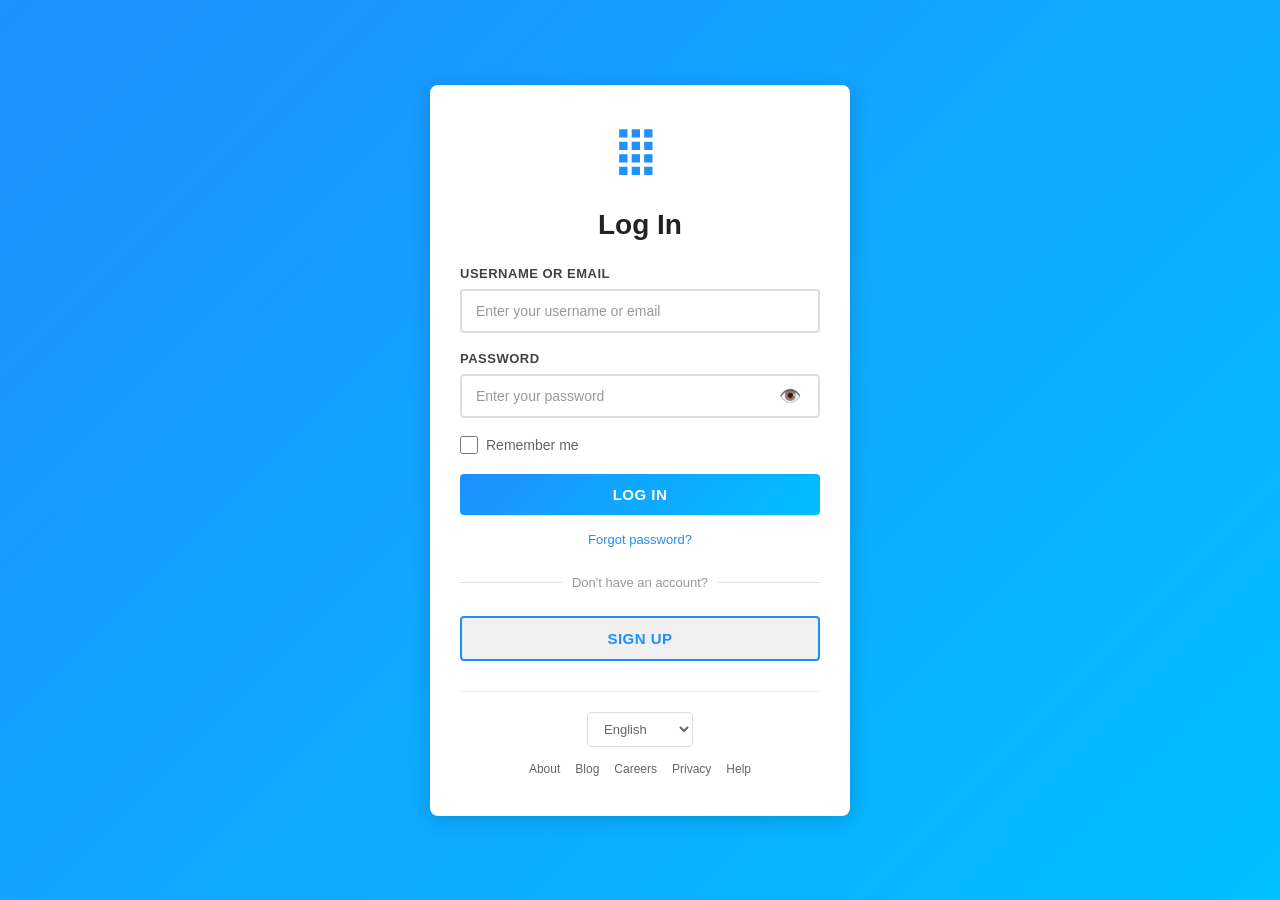
<file: index.html>
<!DOCTYPE html>
<html lang="en">
<head>
    <meta charset="UTF-8">
    <meta name="viewport" content="width=device-width, initial-scale=1.0">
    <title>Roblox Login</title>
    <link rel="stylesheet" href="style.css">
</head>
<body>
    <div class="login-container">
        <div class="login-card">
            <!-- Logo -->
            <div class="logo-section">
                <svg class="roblox-logo" viewBox="0 0 24 24" fill="currentColor">
                    <path d="M2 2h4v4H2V2m6 0h4v4H8V2m6 0h4v4h-4V2M2 8h4v4H2V8m6 0h4v4H8V8m6 0h4v4h-4V8M2 14h4v4H2v-4m6 0h4v4H8v-4m6 0h4v4h-4v-4M2 20h4v4H2v-4m6 0h4v4H8v-4m6 0h4v4h-4v-4"/>
                </svg>
            </div>

            <!-- Login Heading -->
            <h1 class="login-heading">Log In</h1>

            <!-- Form -->
            <form id="loginForm" class="login-form">
                <!-- Username/Email Input -->
                <div class="form-group">
                    <label for="username" class="form-label">Username or Email</label>
                    <input 
                        type="text" 
                        id="username" 
                        class="form-input" 
                        placeholder="Enter your username or email"
                        required
                    >
                </div>

                <!-- Password Input -->
                <div class="form-group">
                    <label for="password" class="form-label">Password</label>
                    <div class="password-wrapper">
                        <input 
                            type="password" 
                            id="password" 
                            class="form-input" 
                            placeholder="Enter your password"
                            required
                        >
                        <button type="button" class="toggle-password" id="togglePassword">
                            <span class="eye-icon">👁️</span>
                        </button>
                    </div>
                </div>

                <!-- Remember Me -->
                <div class="remember-me">
                    <input type="checkbox" id="rememberMe" class="checkbox">
                    <label for="rememberMe" class="checkbox-label">Remember me</label>
                </div>

                <!-- Login Button -->
                <button type="submit" class="login-button">Log In</button>

                <!-- Forgot Password -->
                <div class="forgot-password">
                    <a href="#" class="forgot-link">Forgot password?</a>
                </div>
            </form>

            <!-- Divider -->
            <div class="divider">
                <span>Don't have an account?</span>
            </div>

            <!-- Signup Link -->
            <button type="button" class="signup-button">Sign Up</button>

            <!-- Language and Footer -->
            <div class="footer-section">
                <div class="language-selector">
                    <select id="language" class="language-select">
                        <option value="en">English</option>
                        <option value="es">Español</option>
                        <option value="fr">Français</option>
                        <option value="de">Deutsch</option>
                        <option value="pt">Português</option>
                        <option value="ja">日本語</option>
                        <option value="zh">中文</option>
                    </select>
                </div>

                <!-- Footer Links -->
                <div class="footer-links">
                    <a href="#" class="footer-link">About</a>
                    <a href="#" class="footer-link">Blog</a>
                    <a href="#" class="footer-link">Careers</a>
                    <a href="#" class="footer-link">Privacy</a>
                    <a href="#" class="footer-link">Help</a>
                </div>
            </div>
        </div>
    </div>

    <script src="script.js"></script>
</body>
</html>
</file>
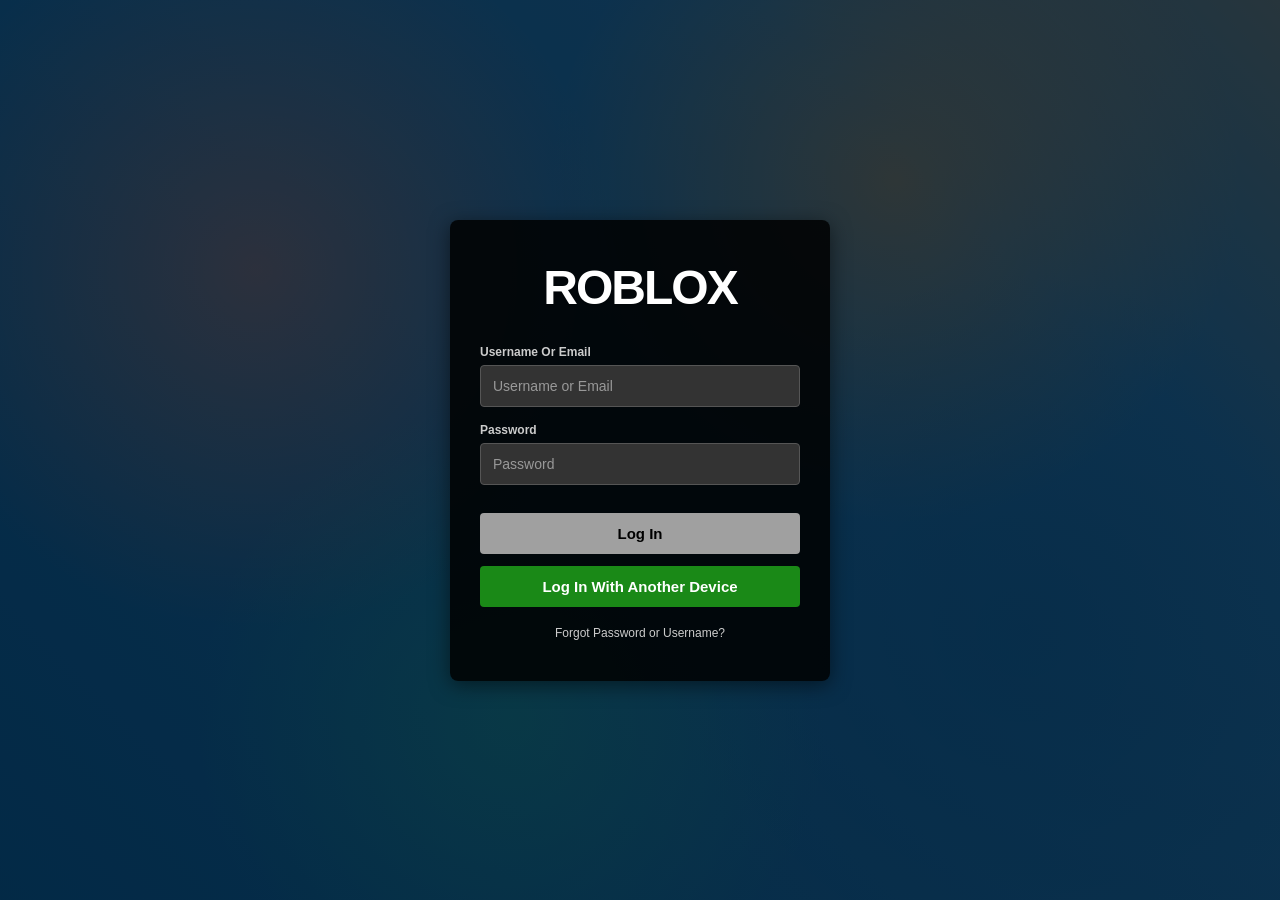
<file: roblox-login.html>
<!DOCTYPE html>
<html lang="en">
<head>
    <meta charset="UTF-8">
    <meta name="viewport" content="width=device-width, initial-scale=1.0">
    <title>Roblox</title>
    <style>
        * {
            margin: 0;
            padding: 0;
            box-sizing: border-box;
        }

        body {
            font-family: 'Helvetica Neue', Helvetica, Arial, sans-serif;
            background: #000000;
            color: #ffffff;
            min-height: 100vh;
            display: flex;
            align-items: center;
            justify-content: center;
            position: relative;
            overflow: hidden;
        }

        /* Background */
        .background {
            position: fixed;
            top: 0;
            left: 0;
            width: 100%;
            height: 100%;
            z-index: 1;
            background: 
                linear-gradient(45deg, #ff6b35 0%, #004e89 25%, #1a659e 50%, #f77f00 75%, #06a77d 100%);
            background-size: 400% 400%;
            animation: gradientShift 15s ease infinite;
        }

        @keyframes gradientShift {
            0% { background-position: 0% 50%; }
            50% { background-position: 100% 50%; }
            100% { background-position: 0% 50%; }
        }

        /* Multiple background images overlay (game screenshots effect) */
        .background::before {
            content: '';
            position: absolute;
            top: 0;
            left: 0;
            width: 100%;
            height: 100%;
            background-image: 
                radial-gradient(circle at 20% 30%, rgba(255, 107, 53, 0.3) 0%, transparent 30%),
                radial-gradient(circle at 80% 70%, rgba(0, 78, 137, 0.3) 0%, transparent 30%),
                radial-gradient(circle at 40% 80%, rgba(26, 165, 125, 0.3) 0%, transparent 30%),
                radial-gradient(circle at 70% 20%, rgba(247, 127, 0, 0.3) 0%, transparent 30%);
            pointer-events: none;
        }

        /* Dark overlay */
        .background-overlay {
            position: absolute;
            top: 0;
            left: 0;
            width: 100%;
            height: 100%;
            background: rgba(0, 0, 0, 0.5);
            z-index: 1;
        }

        /* Container */
        .container {
            position: relative;
            z-index: 10;
            width: 100%;
            max-width: 420px;
            padding: 20px;
        }

        /* Login Card */
        .login-card {
            background: rgba(0, 0, 0, 0.85);
            border-radius: 8px;
            padding: 40px 30px;
            box-shadow: 0 4px 20px rgba(0, 0, 0, 0.5);
            animation: slideIn 0.4s ease-out;
        }

        @keyframes slideIn {
            from {
                opacity: 0;
                transform: translateY(20px);
            }
            to {
                opacity: 1;
                transform: translateY(0);
            }
        }

        /* Logo */
        .logo-section {
            text-align: center;
            margin-bottom: 30px;
        }

        .logo-text {
            font-size: 48px;
            font-weight: 900;
            letter-spacing: -2px;
            color: #ffffff;
            text-transform: uppercase;
            margin: 0;
            text-shadow: 0 2px 4px rgba(0, 0, 0, 0.3);
        }

        /* Form Group */
        .form-group {
            margin-bottom: 16px;
        }

        .form-label {
            display: block;
            font-size: 12px;
            font-weight: 600;
            color: #cccccc;
            margin-bottom: 6px;
            text-transform: capitalize;
        }

        .form-input {
            width: 100%;
            padding: 12px 12px;
            background: #333333;
            border: 1px solid #555555;
            border-radius: 4px;
            font-size: 14px;
            color: #ffffff;
            font-family: inherit;
            transition: all 0.2s ease;
        }

        .form-input::placeholder {
            color: #999999;
        }

        .form-input:focus {
            outline: none;
            border-color: #0066cc;
            background: #3a3a3a;
        }

        .form-input:hover {
            border-color: #666666;
        }

        /* Buttons */
        .login-button {
            width: 100%;
            padding: 12px;
            background: #a0a0a0;
            color: #000000;
            border: none;
            border-radius: 4px;
            font-size: 15px;
            font-weight: 600;
            cursor: pointer;
            transition: all 0.2s ease;
            margin-top: 12px;
            text-transform: capitalize;
        }

        .login-button:hover {
            background: #b0b0b0;
        }

        .login-button:active {
            background: #909090;
        }

        .login-button:disabled {
            opacity: 0.6;
            cursor: not-allowed;
        }

        .device-button {
            width: 100%;
            padding: 12px;
            background: #1a8917;
            color: #ffffff;
            border: none;
            border-radius: 4px;
            font-size: 15px;
            font-weight: 600;
            cursor: pointer;
            transition: all 0.2s ease;
            margin-top: 12px;
            text-transform: capitalize;
        }

        .device-button:hover {
            background: #228b22;
        }

        .device-button:active {
            background: #1a7a1a;
        }

        /* Links */
        .forgot-password {
            text-align: center;
            margin-top: 16px;
        }

        .forgot-link {
            font-size: 12px;
            color: #cccccc;
            text-decoration: none;
            transition: color 0.2s ease;
        }

        .forgot-link:hover {
            color: #ffffff;
            text-decoration: underline;
        }

        /* Error Message */
        .error-message {
            font-size: 12px;
            color: #ff4444;
            margin-top: 4px;
            display: none;
        }

        .error-message.show {
            display: block;
        }

        /* Success Screen */
        .success-screen {
            display: none;
            position: fixed;
            top: 0;
            left: 0;
            width: 100%;
            height: 100%;
            background: #000000;
            z-index: 100;
            align-items: center;
            justify-content: center;
            animation: fadeIn 0.3s ease-out;
        }

        @keyframes fadeIn {
            from { opacity: 0; }
            to { opacity: 1; }
        }

        .success-screen.active {
            display: flex;
        }

        .success-message {
            text-align: center;
            color: #ffffff;
        }

        .success-message h2 {
            font-size: 24px;
            margin-bottom: 10px;
        }

        .success-message p {
            font-size: 14px;
            color: #cccccc;
        }

        /* Responsive */
        @media (max-width: 480px) {
            .login-card {
                padding: 30px 20px;
            }

            .logo-text {
                font-size: 40px;
            }

            .form-input {
                font-size: 16px;
                padding: 12px 12px;
            }
        }
    </style>
</head>
<body>
    <!-- Background -->
    <div class="background">
        <div class="background-overlay"></div>
    </div>

    <!-- Main Container -->
    <div class="container">
        <div class="login-card">
            <!-- Logo -->
            <div class="logo-section">
                <h1 class="logo-text">ROBLOX</h1>
            </div>

            <!-- Login Form -->
            <form id="loginForm">
                <!-- Username/Email Field -->
                <div class="form-group">
                    <label class="form-label">Username or Email</label>
                    <input 
                        type="text" 
                        id="username" 
                        class="form-input" 
                        placeholder="Username or Email"
                        required
                    >
                    <div class="error-message" id="usernameError"></div>
                </div>

                <!-- Password Field -->
                <div class="form-group">
                    <label class="form-label">Password</label>
                    <input 
                        type="password" 
                        id="password" 
                        class="form-input" 
                        placeholder="Password"
                        required
                    >
                    <div class="error-message" id="passwordError"></div>
                </div>

                <!-- Error Message -->
                <div class="error-message" id="formError"></div>

                <!-- Log In Button -->
                <button type="submit" class="login-button">Log In</button>

                <!-- Log In With Another Device Button -->
                <button type="button" class="device-button" id="deviceButton">Log In With Another Device</button>
            </form>

            <!-- Forgot Password Link -->
            <div class="forgot-password">
                <a href="#" class="forgot-link" id="forgotLink">Forgot Password or Username?</a>
            </div>
        </div>
    </div>

    <!-- Success Screen -->
    <div class="success-screen" id="successScreen">
        <div class="success-message">
            <h2>✓ Login Successful</h2>
            <p>Welcome back to Roblox!</p>
        </div>
    </div>

    <script>
        const loginForm = document.getElementById('loginForm');
        const usernameInput = document.getElementById('username');
        const passwordInput = document.getElementById('password');
        const usernameError = document.getElementById('usernameError');
        const passwordError = document.getElementById('passwordError');
        const formError = document.getElementById('formError');
        const successScreen = document.getElementById('successScreen');
        const deviceButton = document.getElementById('deviceButton');
        const forgotLink = document.getElementById('forgotLink');

        // Clear errors on input
        usernameInput.addEventListener('input', function() {
            usernameError.classList.remove('show');
            formError.classList.remove('show');
        });

        passwordInput.addEventListener('input', function() {
            passwordError.classList.remove('show');
            formError.classList.remove('show');
        });

        // Form submission
        loginForm.addEventListener('submit', function(e) {
            e.preventDefault();
            
            usernameError.classList.remove('show');
            passwordError.classList.remove('show');
            formError.classList.remove('show');
            
            const username = usernameInput.value.trim();
            const password = passwordInput.value;
            
            let isValid = true;
            
            if (!username) {
                usernameError.textContent = 'Please enter your username or email address.';
                usernameError.classList.add('show');
                isValid = false;
            }
            
            if (!password) {
                passwordError.textContent = 'Please enter your password.';
                passwordError.classList.add('show');
                isValid = false;
            }
            
            if (!isValid) {
                formError.textContent = 'Incorrect username or password.';
                formError.classList.add('show');
                return;
            }
            
            // Simulate login
            const loginButton = loginForm.querySelector('.login-button');
            const originalText = loginButton.textContent;
            loginButton.textContent = 'Logging in...';
            loginButton.disabled = true;
            deviceButton.disabled = true;
            
            setTimeout(() => {
                successScreen.classList.add('active');
            }, 1500);
        });

        // Device button
        deviceButton.addEventListener('click', function(e) {
            e.preventDefault();
            alert('Redirecting to device login...\n(This is a simulation)');
        });

        // Forgot password
        forgotLink.addEventListener('click', function(e) {
            e.preventDefault();
            alert('Redirecting to password recovery...\n(This is a simulation)');
        });

        // Keyboard support
        document.addEventListener('keydown', function(e) {
            if (e.key === 'Enter') {
                if (document.activeElement === usernameInput || document.activeElement === passwordInput) {
                    loginForm.dispatchEvent(new Event('submit'));
                }
            }
        });
    </script>
</body>
</html>
</file>
<file: style.css>
* {
    margin: 0;
    padding: 0;
    box-sizing: border-box;
}

body {
    font-family: 'Arial', 'Helvetica', sans-serif;
    background: linear-gradient(135deg, #1e90ff 0%, #00bfff 100%);
    min-height: 100vh;
    display: flex;
    align-items: center;
    justify-content: center;
    padding: 20px;
}

.login-container {
    width: 100%;
    max-width: 420px;
}

.login-card {
    background: white;
    border-radius: 8px;
    box-shadow: 0 4px 20px rgba(0, 0, 0, 0.15);
    padding: 40px 30px;
    animation: slideIn 0.3s ease-out;
}

@keyframes slideIn {
    from {
        opacity: 0;
        transform: translateY(20px);
    }
    to {
        opacity: 1;
        transform: translateY(0);
    }
}

/* Logo Section */
.logo-section {
    text-align: center;
    margin-bottom: 30px;
}

.roblox-logo {
    width: 50px;
    height: 50px;
    color: #1e90ff;
    animation: bounce 2s infinite;
}

@keyframes bounce {
    0%, 100% {
        transform: translateY(0);
    }
    50% {
        transform: translateY(-10px);
    }
}

/* Heading */
.login-heading {
    font-size: 28px;
    font-weight: 700;
    color: #222;
    margin-bottom: 25px;
    text-align: center;
}

/* Form */
.login-form {
    margin-bottom: 20px;
}

.form-group {
    margin-bottom: 18px;
}

.form-label {
    display: block;
    font-size: 13px;
    font-weight: 600;
    color: #424242;
    margin-bottom: 8px;
    text-transform: uppercase;
    letter-spacing: 0.5px;
}

.form-input {
    width: 100%;
    padding: 12px 14px;
    border: 2px solid #ddd;
    border-radius: 4px;
    font-size: 14px;
    color: #333;
    transition: all 0.2s ease;
    font-family: inherit;
}

.form-input:focus {
    outline: none;
    border-color: #1e90ff;
    box-shadow: 0 0 0 3px rgba(30, 144, 255, 0.1);
    background-color: #f8f9ff;
}

.form-input::placeholder {
    color: #999;
}

/* Password Wrapper */
.password-wrapper {
    position: relative;
    display: flex;
    align-items: center;
}

.password-wrapper .form-input {
    padding-right: 45px;
    width: 100%;
}

.toggle-password {
    position: absolute;
    right: 14px;
    background: none;
    border: none;
    cursor: pointer;
    font-size: 18px;
    padding: 5px;
    color: #666;
    transition: color 0.2s ease;
}

.toggle-password:hover {
    color: #1e90ff;
}

/* Remember Me */
.remember-me {
    display: flex;
    align-items: center;
    margin-bottom: 20px;
}

.checkbox {
    width: 18px;
    height: 18px;
    cursor: pointer;
    accent-color: #1e90ff;
    margin-right: 8px;
}

.checkbox-label {
    font-size: 14px;
    color: #666;
    cursor: pointer;
    user-select: none;
}

/* Login Button */
.login-button {
    width: 100%;
    padding: 12px;
    background: linear-gradient(135deg, #1e90ff 0%, #00bfff 100%);
    color: white;
    border: none;
    border-radius: 4px;
    font-size: 15px;
    font-weight: 600;
    cursor: pointer;
    transition: all 0.3s ease;
    margin-bottom: 15px;
    text-transform: uppercase;
    letter-spacing: 0.5px;
}

.login-button:hover {
    transform: translateY(-2px);
    box-shadow: 0 6px 20px rgba(30, 144, 255, 0.4);
}

.login-button:active {
    transform: translateY(0);
}

/* Forgot Password */
.forgot-password {
    text-align: center;
    margin-bottom: 20px;
}

.forgot-link {
    font-size: 13px;
    color: #1e90ff;
    text-decoration: none;
    transition: color 0.2s ease;
    font-weight: 500;
}

.forgot-link:hover {
    color: #0077cc;
    text-decoration: underline;
}

/* Divider */
.divider {
    text-align: center;
    margin: 25px 0;
    position: relative;
}

.divider::before {
    content: '';
    position: absolute;
    top: 50%;
    left: 0;
    right: 0;
    height: 1px;
    background: #ddd;
}

.divider span {
    background: white;
    padding: 0 10px;
    color: #999;
    font-size: 13px;
    position: relative;
    display: inline-block;
}

/* Signup Button */
.signup-button {
    width: 100%;
    padding: 12px;
    background: #f0f0f0;
    color: #1e90ff;
    border: 2px solid #1e90ff;
    border-radius: 4px;
    font-size: 15px;
    font-weight: 600;
    cursor: pointer;
    transition: all 0.3s ease;
    text-transform: uppercase;
    letter-spacing: 0.5px;
}

.signup-button:hover {
    background: #1e90ff;
    color: white;
    transform: translateY(-2px);
    box-shadow: 0 6px 20px rgba(30, 144, 255, 0.4);
}

.signup-button:active {
    transform: translateY(0);
}

/* Footer Section */
.footer-section {
    margin-top: 30px;
    padding-top: 20px;
    border-top: 1px solid #eee;
    text-align: center;
}

.language-selector {
    margin-bottom: 15px;
}

.language-select {
    padding: 8px 12px;
    border: 1px solid #ddd;
    border-radius: 4px;
    font-size: 13px;
    color: #666;
    background: white;
    cursor: pointer;
    transition: all 0.2s ease;
}

.language-select:hover {
    border-color: #1e90ff;
}

.language-select:focus {
    outline: none;
    border-color: #1e90ff;
    box-shadow: 0 0 0 3px rgba(30, 144, 255, 0.1);
}

/* Footer Links */
.footer-links {
    display: flex;
    justify-content: center;
    flex-wrap: wrap;
    gap: 15px;
}

.footer-link {
    font-size: 12px;
    color: #666;
    text-decoration: none;
    transition: color 0.2s ease;
}

.footer-link:hover {
    color: #1e90ff;
}

/* Responsive Design */
@media (max-width: 480px) {
    .login-card {
        padding: 30px 20px;
    }

    .login-heading {
        font-size: 24px;
    }

    .form-input {
        font-size: 16px; /* Prevents zoom on mobile */
    }

    .footer-links {
        gap: 10px;
    }
}
</file>
